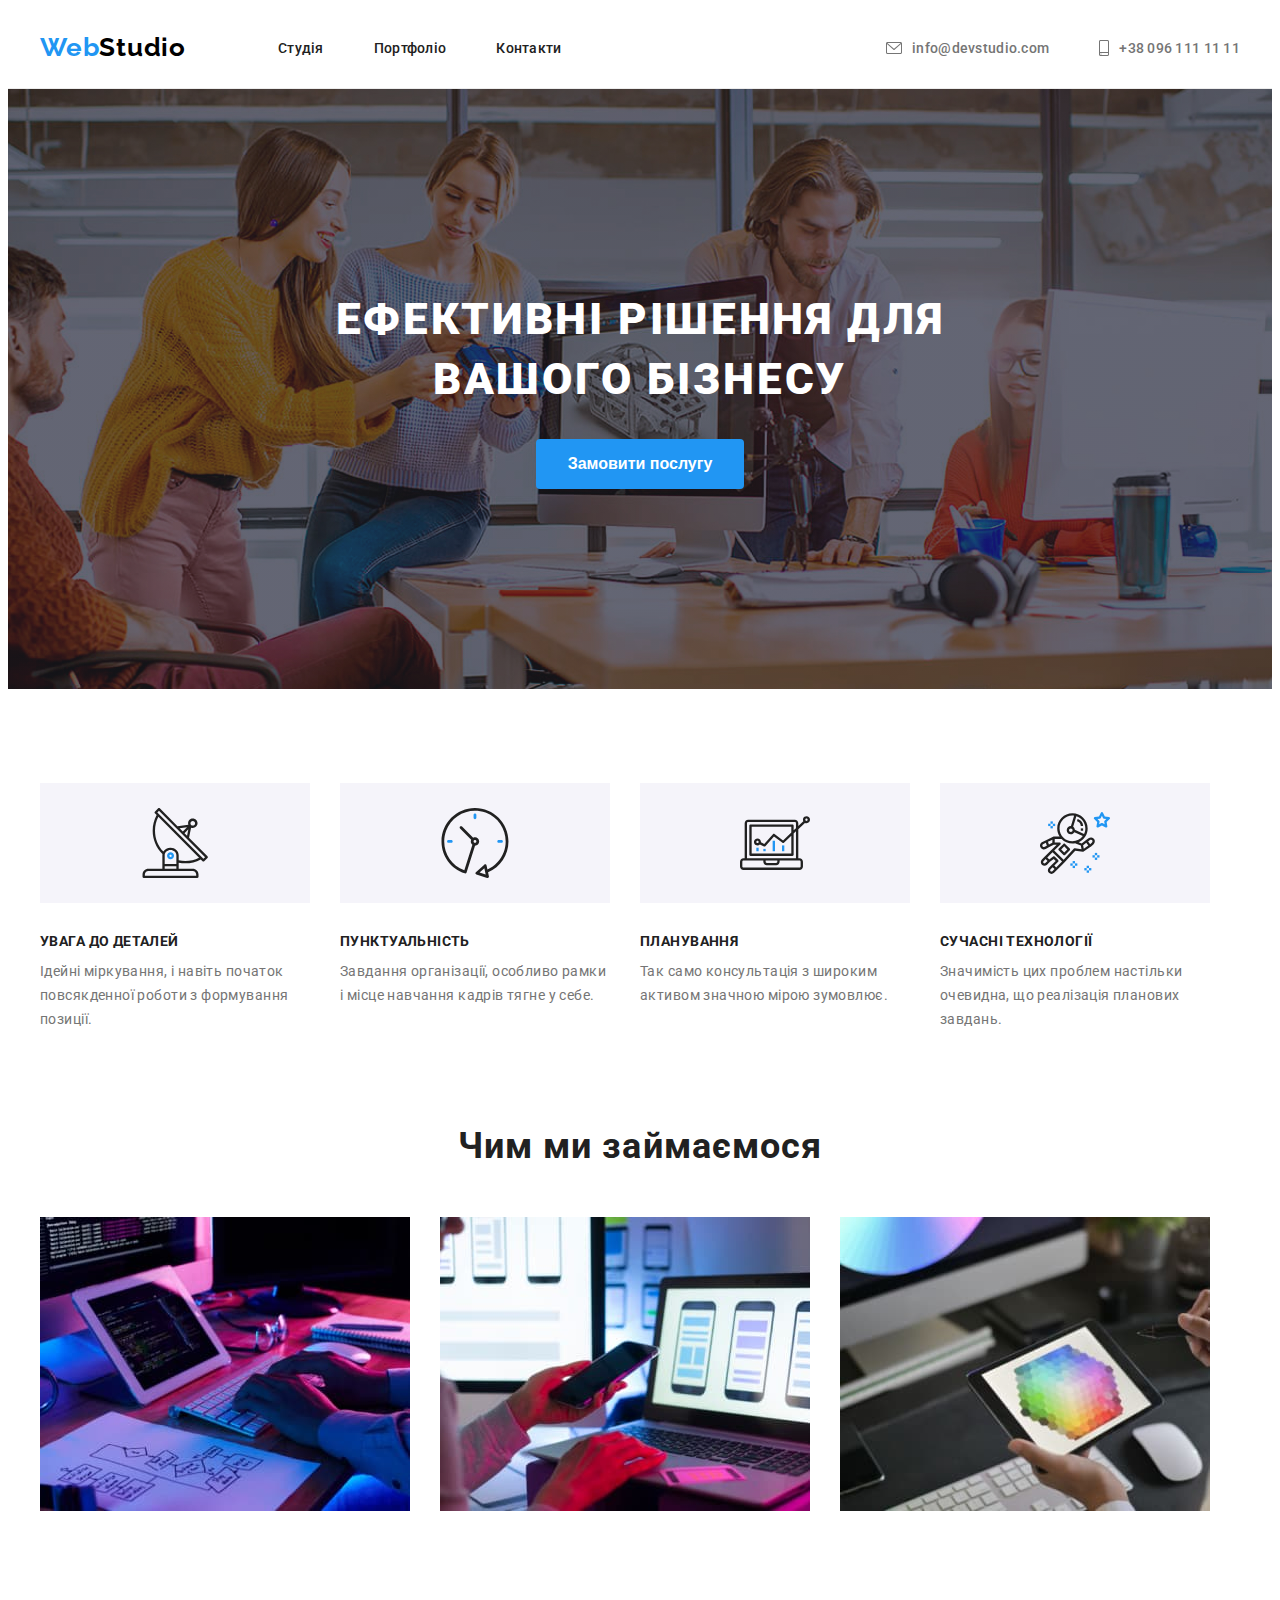
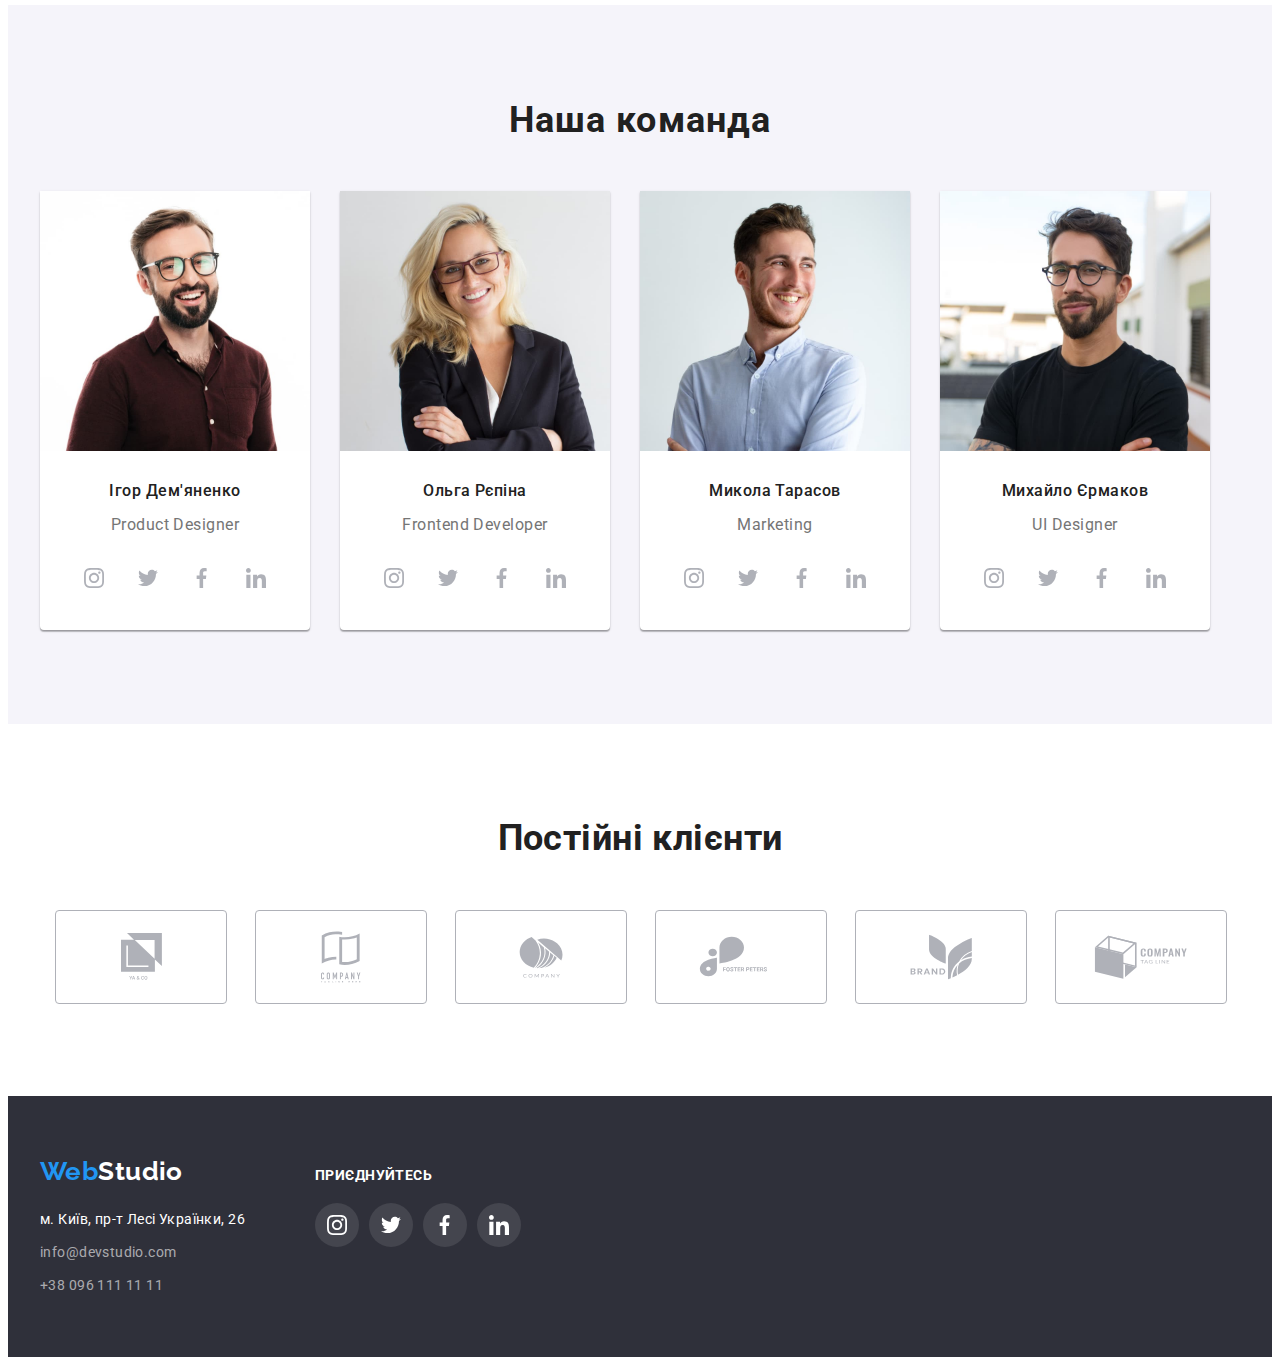
<file: index.html>
<!DOCTYPE html>
<html lang="en">
<head>
    <meta charset="UTF-8">
    <meta http-equiv="X-UA-Compatible" content="IE=edge">
    <meta name="viewport" content="width=device-width, initial-scale=1.0">
    <title>WebStudio</title>
    <link rel="preconnect" href="https://fonts.googleapis.com">
<link rel="preconnect" href="https://fonts.gstatic.com" crossorigin>
<link href="https://fonts.googleapis.com/css2?family=Raleway:wght@700&family=Roboto:wght@400;500;700;900&display=swap" rel="stylesheet">
<link rel="stylesheet" href="https://cdnjs.cloudflare.com/ajax/libs/modern-normalize/1.1.0/modern-normalize.min.css"
integrity="sha512-wpPYUAdjBVSE4KJnH1VR1HeZfpl1ub8YT/NKx4PuQ5NmX2tKuGu6U/JRp5y+Y8XG2tV+wKQpNHVUX03MfMFn9Q=="
crossorigin="anonymous"
referrerpolicy="no-referrer"/>
    <link rel="stylesheet" href="./сss/style.css">
</head>
<body>
<header class="header">
    <div class="container">
        <nav class="header-nav">
            <a class="logo" href="./index.html">Web<span class="logo-last-part">Studio</span></a>
            <ul class="header-list list">
                <li class="header-list-item"><a class="header-list-link link current" href="./index.html">Студія</a></li>
                <li class="header-list-item"><a class="header-list-link link" href="./portfolio.html">Портфоліо</a></li>
                <li class="header-list-item"><a class="header-list-link link" href="./index.html">Контакти</a></li>
            </ul>
        </nav>
        <ul class="header-list header-list-nav list">
            <li class="contacts-icon">
                <a class="header-mail-link header-link" href="mailto:info@devstudio.com"><svg class="mail-icon" width="16" height="16">
                    <use href="./img/icons.svg#icon-envelope"></use></svg>info@devstudio.com</a>
            </li>
            <li>
                <a class="header-tel-link header-link" href="tel:+380961111111"><svg class="tel-icon" width="10" height="16">
                    <use href="./img/icons.svg#icon-smartphone-4"></use></svg>+38 096 111 11 11</a>
            </li>
        </ul>
    </div>

</header>   
<main class="main">
    <section class="hero section">
        <div class="container">
            <h1 class="hero-title uppercase">Ефективні рішення для вашого бізнесу</h1>
            <button class="hero-button" type="button">Замовити послугу</button>   
        </div>
    </section>
    <section class="next section">
        <div class="container">
                <h2 class=" next-title visually-hidden">Особливості</h2>
                <ul class="next-list list">
                    <li class="next-list-item">
                        <div class="next-icon icon">
                            <svg  width="70" height="70">
                                <use href="./img/icons.svg#icon-Group-15"></use>
                                </svg>
                            </div>
                        <h3 class="next-text-title uppercase" >УВАГА ДО ДЕТАЛЕЙ</h3>
                        <p class="next-paragraph-title">Ідейні міркування, і навіть початок повсякденної роботи з формування позиції.</p>
                    </li>
        
                    <li class="next-list-item">
                        <div class="next-icon icon">
                            <svg  width="70" height="70">
                                <use href="./img/icons.svg#icon-clock-1-3"></use>
                                </svg>
                        </div>
                        <h3 class="next-text-title uppercase">ПУНКТУАЛЬНІСТЬ</h3>
                        <p class="next-paragraph-title">Завдання організації, особливо рамки і місце навчання кадрів тягне у себе.</p>  
                    </li>
        
                    <li class="next-list-item">
                        <div class="next-icon icon">
                            <svg  width="70" height="70">
                                <use href="./img/icons.svg#icon-diagram-1-2"></use>
                                </svg>
                        </div>
                        <h3 class="next-text-title uppercase">ПЛАНУВАННЯ</h3>
                        <p class="next-paragraph-title">Так само консультація з широким активом значною мірою зумовлює.</p>  
                    </li>
        
                    <li class="next-list-item">
                        <div class="next-icon icon">
                            <svg  width="70" height="70">
                                <use href="./img/icons.svg#icon-astronaut-1-2"></use>
                                </svg>
                        </div>
                         <h3 class="next-text-title u">СУЧАСНІ ТЕХНОЛОГІЇ</h3>
                         <p class="next-paragraph-title">Значимість цих проблем настільки очевидна, що реалізація планових завдань.</p>  
                    </li>
                </ul>
        </div>
        
    </section>
    <section class="work section">
        <div class="container">
                <h2 class="work-title title">Чим ми займаємося</h2>
                <ul class="work-list list">
                    <li>
                        <img class="work-photo-img" src="./img/about1.jpg" alt="picture about service" width="370">
                    </li>
                    <li>
                        <img class="work-photo-img" src="./img/about2.jpg" alt="picture about service" width="370">
                    </li>
                    <li>
                        <img class="work-photo-img" src="./img/about3.jpg" alt="picture about service" width="370">
                    </li>
                </ul>   
        </div>
    </section>
    <section class="about section">
        <div class="container">
                <h2 class="about-title section-title">Наша команда</h2>
                <ul class="about-list list">
                    <li class="about-list-item list">
                        <img class="about-photo-img list" src="./img/team(1).jpg" alt="photo Igor Dem'yanenko" width="270">
                        <div class="about-container">
                            <h3 class="about-after-title">Ігор Дем'яненко</h3>
                            <p class="about-text">Product Designer</p>
                            <ul class="social-icons list">
                                <li class="social-item">
                                    <a href="" class="social-link link">
                                 <svg class="social-icon" width="20" height="20">
                                    <use href="./img/icons.svg#icon-footer-instagram"></use>
                                 </svg>
                                    </a></li>
                                <li class="social-item">
                                    <a href="" class="social-link link">
                                        <svg class="social-icon" width="20" height="20">
                                            <use href="./img/icons.svg#icon-footer-twitter"></use>
                                         </svg>
                                    </a></li>
                                <li class="social-item">
                                    <a href="" class="social-link link">
                                        <svg class="social-icon" width="20" height="20">
                                            <use href="./img/icons.svg#icon-footer-facebook"></use>
                                         </svg>
                                    </a></li>
                                <li class="social-item">
                                    <a href="" class="social-link link">
                                        <svg class="social-icon" width="20" height="20">
                                            <use href="./img/icons.svg#icon-footer-linkedin"></use>
                                         </svg>
                                    </a></li>
                            </ul>
                        </div>
                       
                    </li>
                    <li class="about-list-item list">
                        <img class="about-photo-img list" src="./img/team(2).jpg" alt="photo Olga Ryepina" width="270">
                        <div class="about-container">
                            <h3 class="about-after-title">Ольга Рєпіна</h3>
                            <p class="about-text">Frontend Developer</p>
                            <ul class="social-icons list">
                                <li class="social-item">
                                    <a href="" class="social-link link">
                                 <svg class="social-icon" width="20" height="20">
                                    <use href="./img/icons.svg#icon-footer-instagram"></use>
                                 </svg>
                                    </a></li>
                                <li class="social-item">
                                    <a href="" class="social-link link">
                                        <svg class="social-icon" width="20" height="20">
                                            <use href="./img/icons.svg#icon-footer-twitter"></use>
                                         </svg>
                                    </a></li>
                                <li class="social-item">
                                    <a href="" class="social-link link">
                                        <svg class="social-icon" width="20" height="20">
                                            <use href="./img/icons.svg#icon-footer-facebook"></use>
                                         </svg>
                                    </a></li>
                                <li class="social-item">
                                    <a href="" class="social-link link">
                                        <svg class="social-icon" width="20" height="20">
                                            <use href="./img/icons.svg#icon-footer-linkedin"></use>
                                         </svg>
                                    </a></li>
                            </ul>  
                        </div>
                    </li>
                    <li class="about-list-item list">
                        <img class="about-photo-img list" src="./img/team(3).jpg" alt="photo Mikola Tarasov" width="270">
                        <div class="about-container">
                            <h3 class="about-after-title">Микола Тарасов</h3>
                            <p class="about-text">Marketing</p>
                            <ul class="social-icons list">
                                <li class="social-item">
                                    <a href="" class="social-link link">
                                 <svg class="social-icon" width="20" height="20">
                                    <use href="./img/icons.svg#icon-footer-instagram"></use>
                                 </svg>
                                    </a></li>
                                <li class="social-item">
                                    <a href="" class="social-link link">
                                        <svg class="social-icon" width="20" height="20">
                                            <use href="./img/icons.svg#icon-footer-twitter"></use>
                                         </svg>
                                    </a></li>
                                <li class="social-item">
                                    <a href="" class="social-link link">
                                        <svg class="social-icon" width="20" height="20">
                                            <use href="./img/icons.svg#icon-footer-facebook"></use>
                                         </svg>
                                    </a></li>
                                <li class="social-item">
                                    <a href="" class="social-link link">
                                        <svg class="social-icon" width="20" height="20">
                                            <use href="./img/icons.svg#icon-footer-linkedin"></use>
                                         </svg>
                                    </a></li>
                            </ul>
                            </div>
                    </li>
                    <li class="about-list-item list">
                        <img class="about-photo-img list" src="./img/team(4).jpg" alt="photo Mihailo Yermakov" width="270">
                        <div class="about-container">
                            <h3 class="about-after-title">Михайло Єрмаков</h3>
                            <p class="about-text">UI Designer</p>
                            <ul class="social-icons list">
                                <li class="social-item">
                                    <a href="" class="social-link link">
                                 <svg class="social-icon" width="20" height="20">
                                    <use href="./img/icons.svg#icon-footer-instagram"></use>
                                 </svg>
                                    </a></li>
                                <li class="social-item">
                                    <a href="" class="social-link link">
                                        <svg class="social-icon" width="20" height="20">
                                            <use href="./img/icons.svg#icon-footer-twitter"></use>
                                         </svg>
                                    </a></li>
                                <li class="social-item">
                                    <a href="" class="social-link link">
                                        <svg class="social-icon" width="20" height="20">
                                            <use href="./img/icons.svg#icon-footer-facebook"></use>
                                         </svg>
                                    </a></li>
                                <li class="social-item">
                                    <a href="" class="social-link link">
                                        <svg class="social-icon" width="20" height="20">
                                            <use href="./img/icons.svg#icon-footer-linkedin"></use>
                                         </svg>
                                    </a></li>
                            </ul>
                        </div>
                        
                    </li>
                </ul>
            </div>
    </section>
    <section class="clients-section">
        <div class="conteiner">
            <h2 class="clients-title section-title">Постійні клієнти</h2>
            <ul class="clients-list list">
                <li class="clients-item">
                    <a href="" class="clients-link link">
                        <svg class="clients-icon" width="41" height="47">
                        <use href="./img/icons.svg#icon-group-14"></use>
                        </svg>
                    </a></li>
                <li class="clients-item">
                    <a href="" class="clients-link link">
                        <svg class="clients-icon" width="40" height="52">
                            <use href="./img/icons.svg#icon-group-13"></use>
                            </svg>
                    </a></li>
                <li class="clients-item">
                    <a href="" class="clients-link link">
                        <svg class="clients-icon" width="44" height="42">
                            <use href="./img/icons.svg#icon-group-11"></use>
                            </svg>
                    </a></li>
                <li class="clients-item">
                    <a href="" class="clients-link link">
                        <svg class="clients-icon" width="85" height="41">
                            <use href="./img/icons.svg#icon-group-7"></use>
                            </svg>
                    </a></li>
                <li class="clients-item">
                    <a href="" class="clients-link link">
                        <svg class="clients-icon" width="63" height="46">
                            <use href="./img/icons.svg#icon-group-9"></use>
                            </svg>
                    </a></li>
                <li class="clients-item">
                    <a href="" class="clients-link link">
                        <svg class="clients-icon" width="94" height="44">
                            <use href="./img/icons.svg#icon-group-10"></use>
                            </svg>
                    </a></li>
            </ul>


        </div>


    </section>
    </main> 
<footer class="footer">
            <div class="container">
                <div class="footer-container">
                <div class="first-container">   
            <a class="logo-footer" href="/">Web<span class="logo-footer-part">Studio</span></a>
            <address class="footer-address">
                <a class="footer-nav-link" href="https://goo.gl/maps/e65cpARR4rWKHHQ89" target="_blank" rel="noopener noreferrer nofollow">
                    м. Київ, пр-т Лесі Українки, 26</a>
            </address> 
            <ul class="footer-list list">
            <li class="footer-list-item">
                <a class="footer-mail-link" href="mailto:info@devstudio.com">info@devstudio.com</a>
            </li>
            <li class="footer-list-item">
                <a class="footer-tel-link" href="tel:+380961111111">+38 096 111 11 11</a>
            </li>
            </ul>
            </div>
            <div class="second-container">
            <h2 class="message-after-title">приєднуйтесь</h2>
            <ul class="footer-icons list">
            <li class="footer-item">
                <a href="" class="footer-link link">
             <svg class="footer-icon" width="20" height="20">
                <use href="./img/icons.svg#icon-footer-instagram"></use>
             </svg>
                </a></li>
            <li class="footer-item">
                <a href="" class="footer-link link">
                <svg class="footer-icon" width="20" height="20">
                <use href="./img/icons.svg#icon-footer-twitter"></use>
             </svg>
                </a></li>
                <li class="footer-item">
                    <a href="" class="footer-link link">
                 <svg class="footer-icon" width="20" height="20">
                    <use href="./img/icons.svg#icon-footer-facebook"></use>
                 </svg>
                    </a></li>
                    <li class="footer-item">
                        <a href="" class="footer-link link">
                     <svg class="footer-icon" width="20" height="20">
                        <use href="./img/icons.svg#icon-footer-linkedin"></use>
                     </svg>
                        </a></li>
        </ul>
        </div>
    </div>
    </div>
</footer>
</body>
</html>
</file>
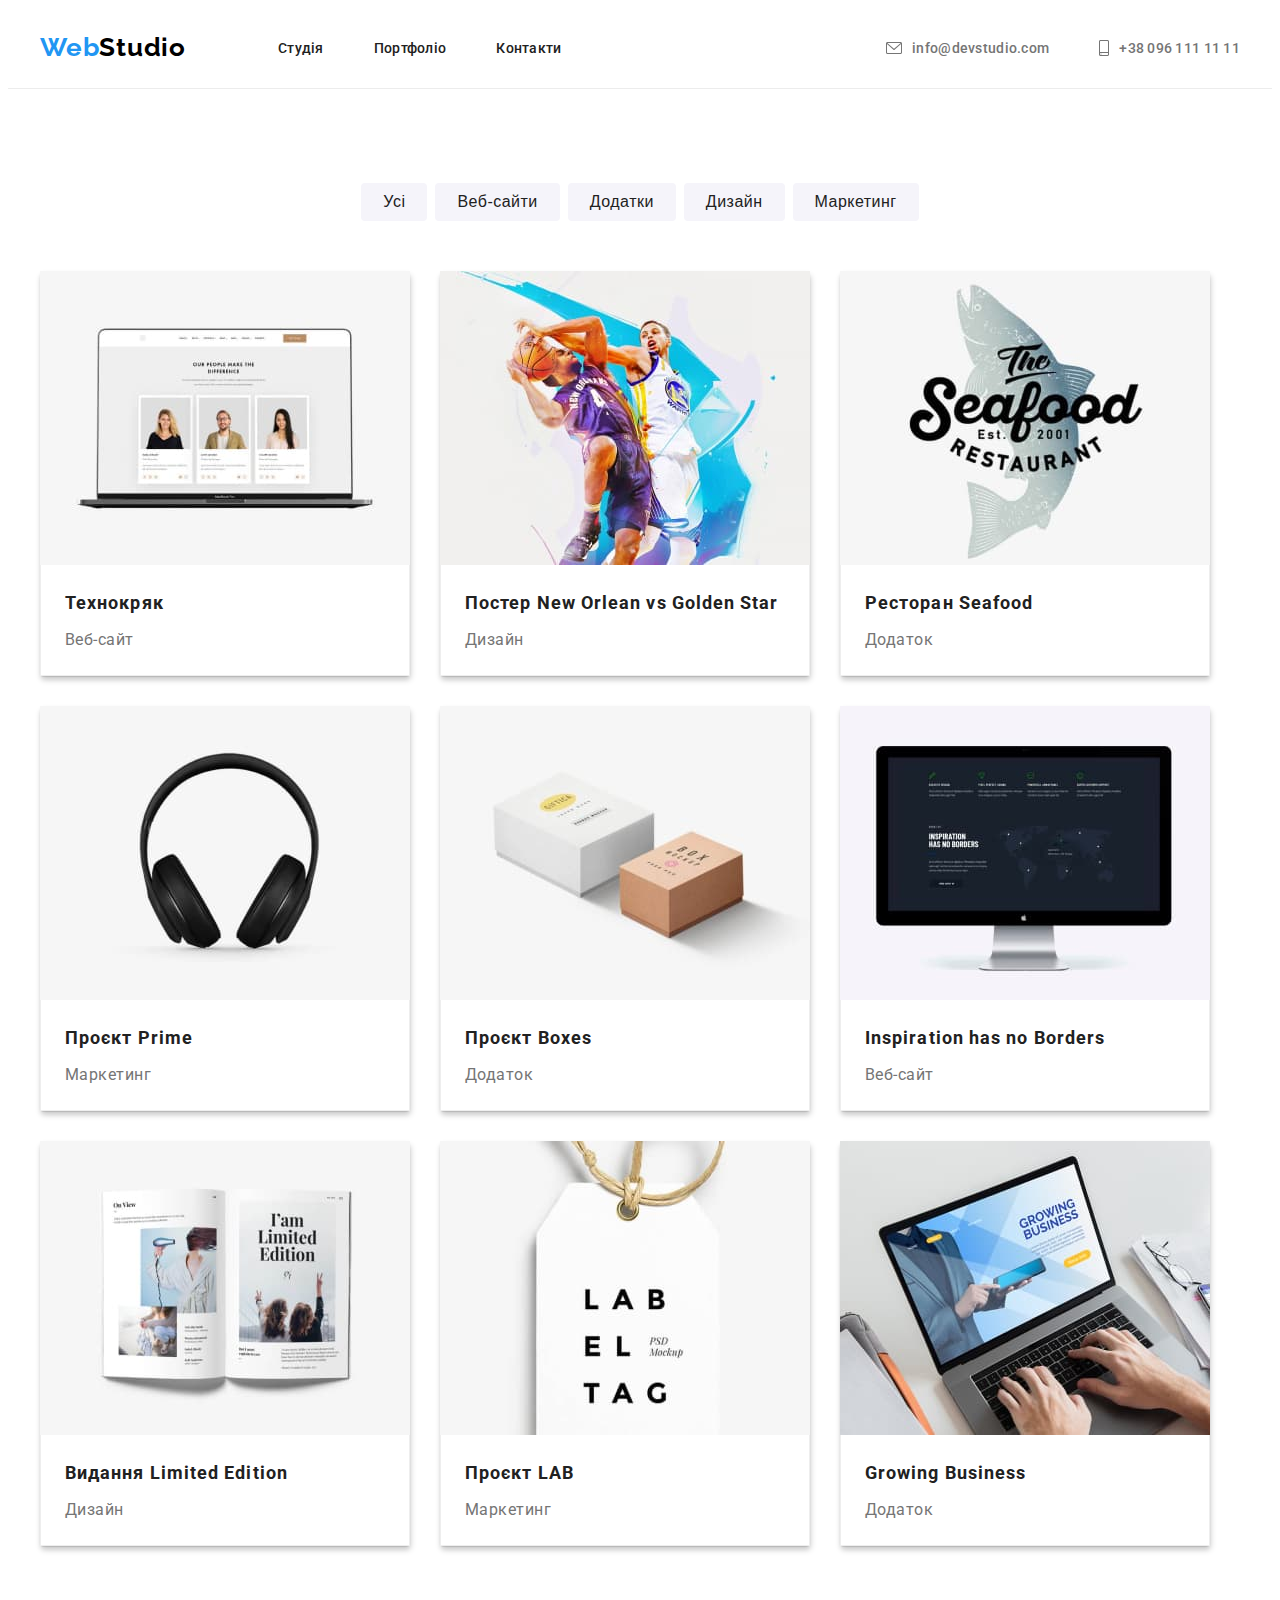
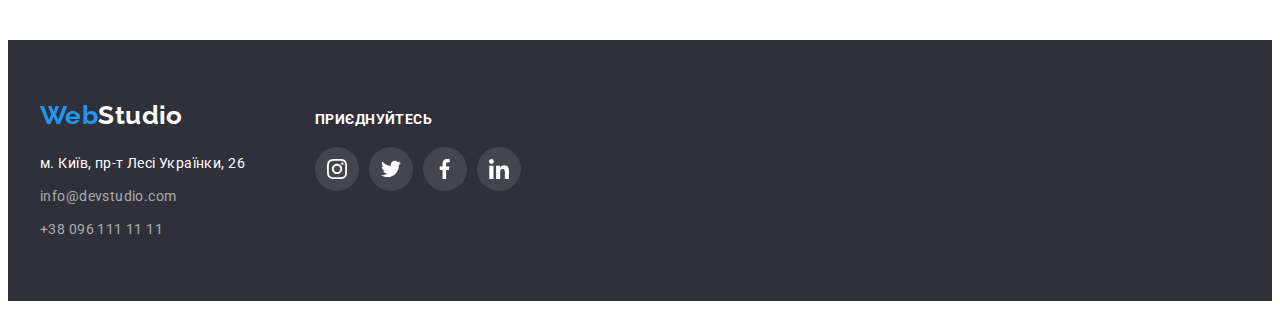
<file: portfolio.html>
<!DOCTYPE html>
<html lang="en">
<head>
    <meta charset="UTF-8">
    <meta http-equiv="X-UA-Compatible" content="IE=edge">
    <meta name="viewport" content="width=device-width, initial-scale=1.0">
    <title>WebStudio</title>
    <link rel="preconnect" href="https://fonts.googleapis.com">
    <link rel="preconnect" href="https://fonts.gstatic.com" crossorigin>
    <link href="https://fonts.googleapis.com/css2?family=Raleway:wght@700&family=Roboto:wght@400;500;700;900&display=swap" rel="stylesheet">
    <link rel="stylesheet" href="https://cdnjs.cloudflare.com/ajax/libs/modern-normalize/1.1.0/modern-normalize.min.css"
    integrity="sha512-wpPYUAdjBVSE4KJnH1VR1HeZfpl1ub8YT/NKx4PuQ5NmX2tKuGu6U/JRp5y+Y8XG2tV+wKQpNHVUX03MfMFn9Q=="
      crossorigin="anonymous"
      referrerpolicy="no-referrer"/>
    <link rel="stylesheet" href="./сss/style.css">
</head>
<body class="page-body">
    <header class="header">
        <div class="container">
            <nav class="header-nav">
                <a class="logo" href="./index.html">Web<span class="logo-last-part">Studio</span></a>
                <ul class="header-list list">
                    <li class="header-list-item"><a class="header-list-link link header-link-studio" href="./index.html">Студія</a></li>
                    <li class="header-list-item"><a class="header-list-link link current" href="./portfolio.html">Портфоліо</a></li>
                    <li class="header-list-item"><a class="header-list-link link" href="./index.html">Контакти</a></li>
                </ul>
            </nav>
            <ul class="header-list header-list-nav list">
                <li class="contacts-icon">
                    <a class="header-mail-link header-link" href="mailto:info@devstudio.com"><svg class="mail-icon" width="16" height="16">
                        <use href="./img/icons.svg#icon-envelope"></use></svg>info@devstudio.com</a>
                </li>
                <li>
                    <a class="header-tel-link header-link" href="tel:+380961111111"><svg class="tel-icon" width="10" height="16">
                        <use href="./img/icons.svg#icon-smartphone-4"></use></svg>+38 096 111 11 11</a>
                </li>
            </ul>
        </div>
      </header>   
    <main>
        <section class="portfolio section" >
            <div class="container">
                <h1 class="visually-hidden">Портфоліо</h1>
                    <ul class="portfolio-list list">
                        <li class="portfolio-list-button"><button class="portfolio-button" type="button">Усі</button></li>
                        <li class="portfolio-list-button"><button class="portfolio-button" type="button">Веб-сайти</button></li>
                        <li class="portfolio-list-button"><button class="portfolio-button" type="button">Додатки</button></li>
                        <li class="portfolio-list-button"><button class="portfolio-button" type="button">Дизайн</button></li>
                        <li class="portfolio-list-button"><button class="portfolio-button" type="button">Маркетинг</button></li>
                    </ul>
                    <ul class="galery-list list">
                        <li class="galery-list-item list">
                            <a class="examples-card" href="">
                            <div class="galery-card">
                            <img class="galery-photo-img list" src="./img/portfolio(1).jpg" alt="photo open laptop with team" width="370">
                            <div class="galery-about-text">
                            <h2 class="galery-after-title">Технокряк</h2>
                            <p class="about-text">Веб-сайт</p>
                        </div>
                    </div>
                        </a>
                        </li>
                        <li class="galery-list-item list">
                            <a class="examples-card" href="">
                            <div class="galery-card">
                            <img class="galery-photo-img list" src="./img/portfolio(2).jpg" alt="photo basketboll player" width="370">
                            <div class="galery-about-text">
                                <h2 class="galery-after-title">Постер New Orlean vs Golden Star</h2>
                                <p class="about-text">Дизайн</p>
                            </div>
                        </div>
                            </a>
                            </li>
                        <li class="galery-list-item list">
                            <a class="examples-card" href="">
                            <div class="galery-card">
                            <img class="galery-photo-img list" src="./img/portfolio(3).jpg" alt="photo poster seafood restorant" width="370">
                            <div class="galery-about-text">
                                <h2 class="galery-after-title">Ресторан Seafood</h2>
                                <p class="about-text">Додаток</p>
                            </div>
                        </div>
                    </a>
                        </li>
                        <li class="galery-list-item list">
                            <a class="examples-card" href="">
                            <div class="galery-card">
                            <img class="galery-photo-img list" src="./img/portfolio(4).jpg" alt="photo headphone" width="370">
                            <div class="galery-about-text">
                            <h2 class="galery-after-title">Проєкт Prime</h2>
                            <p class="about-text">Маркетинг</p>
                            </div>
                        </div>
                    </a>
                        </li>
                        <li class="galery-list-item list">
                            <a class="examples-card" href="">
                            <div class="galery-card">
                            <img class="galery-photo-img list" src="./img/portfolio(5).jpg" alt="photo boxes" width="370">
                            <div class="galery-about-text">
                            <h2 class="galery-after-title">Проєкт Boxes</h2>
                            <p class="about-text">Додаток</p>
                        </div>
                       </div>
                    </a>
                        </li>
                        <li class="galery-list-item list">
                            <a class="examples-card" href="">
                            <div class="galery-card">
                            <img class="galery-photo-img list" src="./img/portfolio(6).jpg" alt="photo monitor" width="370">
                            <div class="galery-about-text">
                            <h2 class="galery-after-title">Inspiration has no Borders</h2>
                            <p class="about-text">Веб-сайт</p>
                            </div>
                        </div>
                    </a>
                        </li>
                        <li class="galery-list-item list">
                            <a class="examples-card" href="">
                            <div class="galery-card">
                            <img class="galery-photo-img list" src="./img/portfolio(7).jpg" alt="photo page of book" width="370">
                            <div class="galery-about-text">
                            <h2 class="galery-after-title">Видання Limited Edition</h2>
                            <p class="about-text">Дизайн</p>
                            </div>
                        </div>
                    </a>
                    </li>
                        <li class="galery-list-item list">
                            <a class="examples-card" href="">
                            <div class="galery-card">
                            <img class="galery-photo-img list" src="./img/portfolio(8).jpg" alt="photo tag" width="370">
                            <div class="galery-about-text">
                            <h2 class="galery-after-title">Проєкт LAB</h2>
                            <p class="about-text">Маркетинг</p>
                        </div>
                    </div>
                </a>
                        </li>
                        <li class="galery-list-item list">
                            <a class="examples-card" href="">
                            <div class="galery-card">
                            <img class="galery-photo-img list" src="./img/portfolio(9).jpg" alt="photo laptop" width="370">
                            <div class="galery-about-text">
                            <h2 class="galery-after-title">Growing Business</h2>
                            <p class="about-text">Додаток</p>
                            </div>
                        </div>
                    </a>
                        </li>
                    </ul> 
                </div>
            </section>
        </main>
        <footer class="footer section">
            <div class="container">
                <div class="footer-container">
                <div class="first-container">   
            <a class="logo-footer" href="/">Web<span class="logo-footer-part">Studio</span></a>
            <address class="footer-address">
                <a class="footer-nav-link" href="https://goo.gl/maps/e65cpARR4rWKHHQ89" target="_blank" rel="noopener noreferrer nofollow">
                    м. Київ, пр-т Лесі Українки, 26</a>
            </address> 
            <ul class="footer-list list">
            <li class="footer-list-item">
                <a class="footer-mail-link" href="mailto:info@devstudio.com">info@devstudio.com</a>
            </li>
            <li class="footer-list-item">
                <a class="footer-tel-link" href="tel:+380961111111">+38 096 111 11 11</a>
            </li>
            </ul>
            </div>
            <div class="second-container">
            <h2 class="message-after-title">приєднуйтесь</h2>
            <ul class="footer-icons list">
            <li class="footer-item">
                <a href="" class="footer-link link">
             <svg class="footer-icon" width="20" height="20">
                <use href="./img/icons.svg#icon-footer-instagram"></use>
             </svg>
                </a></li>
            <li class="footer-item">
                <a href="" class="footer-link link">
                <svg class="footer-icon" width="20" height="20">
                <use href="./img/icons.svg#icon-footer-twitter"></use>
             </svg>
                </a></li>
                <li class="footer-item">
                    <a href="" class="footer-link link">
                 <svg class="footer-icon" width="20" height="20">
                    <use href="./img/icons.svg#icon-footer-facebook"></use>
                 </svg>
                    </a></li>
                    <li class="footer-item">
                        <a href="" class="footer-link link">
                     <svg class="footer-icon" width="20" height="20">
                        <use href="./img/icons.svg#icon-footer-linkedin"></use>
                     </svg>
                        </a></li>
        </ul>
        </div>
    </div>
    </div>
</footer>
    
</body>
</html>
</file>
<file: сss/style.css>
/*General styles*/
:root {
  --main-color: #212121;
  --second-color: #757575;
  --accent-color:  #2196F3;
  --button-first-color: #FFFFFF;
  --button-second-color: #2196F3;
  --body-color--: white;
  --section-color--:  #F5F4FA;
  
}
body {
  font-family: 'Roboto', sans-serif;
  color: var(--main-color);
  background: var(--body-color--);
  font-size: 14px;
  letter-spacing: 0.03em;
}
h1,
h2,
h3,
h4,
p {
  margin: 0;
}
ul,
ol {
  margin: 0;
  padding: 0;
}
img {
  display: block;
  max-width: 100;
  height: auto;
}
button {
  cursor: pointer;
}

address {
  font-style: none;
}

.container {
  width: 1200px;
  margin-left: auto;
  margin-right: auto;
  padding: 0 15px;

}
.section {
  padding-top: 94px;
  
}
.link {
  text-decoration: none;

}
.list {
  list-style: none;
  padding: 0;
  margin: 0;
}
.uppercase {
  text-transform: uppercase;
}

/*Header styles*/
.header {
  border-bottom: 1px solid #ececec;
  background-color: var(--body-color--);
}
.header .container {
  display: flex;
  align-items: center;
}
.header-nav {
  display: flex;
}
.header-nav .logo {
  font-family: 'Raleway';
  font-weight: 700;
  font-size: 26px;
  line-height: calc(31/26);
  letter-spacing: 0.03em; 
  text-decoration: none;
  color: var(--accent-color);
  padding-top: 24px;
  padding-bottom: 25px;
}
.logo-last-part {
  color:
  #000000;
}
.header-list-list .header-list-link .current:visited {
  color: var(--accent-color);
}

.header-list {
  
    display: flex;
    margin-left: 92px;
    align-items: center;
  }


.header-list .header-list-item:not(:last-child) {
  margin-right: 50px;
}
.header-list .header-list-link {
  font-weight: 500;
  font-size: 14px;
  line-height: calc(16/14);
  letter-spacing: 0.02em;
  color: var(--main-color);
  display: block;
  padding-top: 32px;
  padding-bottom: 32px;
  }
.current:visited {
  color: var(--accent-color); 
}
.header-list-link:hover,
.header-list-link:focus {
  color: var(--accent-color);


}
.header-list-nav {
  display: flex;
  margin-left: auto;
  flex-wrap: wrap;
  column-gap: 50px;
}
.header-mail-link {
  font-weight: 500;
  font-size: 14px;
  line-height: calc(16/14);
  letter-spacing: 0.02em;
  color: var(--second-color);
  text-decoration: none;
  display: block;
  padding-top: 32px;
  padding-bottom: 32px;
}
.header-mail-link {
  display: flex;
  align-items: center;
}
.header-mail-link .header-link:hover
.header-mail-link .header-link:focus {
  color: var(--accent-color);  
}


.header-tel-link {
  display: flex;
  align-items: center;
}
.header-tel-link {
  font-weight: 500;
  font-size: 14px;
  line-height: calc(16/14);
  letter-spacing: 0.02em;
  color: var(--second-color);
  text-decoration: none;
  display: block;
  padding-top: 32px;
  padding-bottom: 32px;
}
.header-link:hover,
.header-link:focus {
  color: var(--accent-color);  
}
.mail-icon {
  margin-right: 10px;
  fill: currentColor;
}


.tel-icon {
  margin-right: 10px;
  fill: currentColor;
  vertical-align: top;
}

/*Hero styles*/
.hero {
  background: #2F303A;
  background-image: linear-gradient(
    rgba(47, 48, 58, 0.4),
    rgba(47, 48, 58, 0.4)), 
    url(../img/hero.jpg);
    background-repeat: no-repeat;
    background-position: center;
    background-size: cover;
    
}
.hero.section {
  padding-top: 200px;
  padding-bottom: 200px;
}
.hero > .container {
  text-align: center;
}

.hero-title {
  font-weight: 900;
  font-size: 44px;
  line-height: calc(60/44);
  text-align: center;
  letter-spacing: 0.06em;
  text-transform: uppercase;
  color: #FFFFFF;
  width: 610px;
  margin-bottom: 45px;
  margin-bottom: 30px;
  margin-left: auto;
  margin-right: auto;
  max-width: 696px;
  
}
.hero-button {
  font-weight: 700;
  font-size: 16px;
  line-height: calc(30/16);
  
  cursor: pointer;
 
  border: none;
  
  border-radius: 4px;
  margin: 0 auto;
  display: block;

  padding: 10px 32px;
  color: #FFFFFF;
  background-color: var(--accent-color);


}


.visually-hidden {
  position: absolute;
    white-space: nowrap;
    width: 1px;
    height: 1px;
    overflow: hidden;
    border: 0;
    padding: 0;
    clip: rect(0 0 0 0);
    clip-path: inset(50%);
    margin: -1px;
}


.next-list {
  display: flex;
  margin-left: auto;
  margin-right: auto;
  align-items: flex-start;
  flex-wrap: wrap;
  gap: 30px;

}
  

.next-list .next-list-item {
  width: 270px;
  
}
.next-list .next-text-title {
  font-weight: 700;
  font-size: 14px;
  line-height: calc(16/14);
  letter-spacing: 0.03em;
  text-transform: uppercase;
  color: var(--main-color);
  margin-bottom: 10px;
  align-items: flex-start;
  
  
}
.next-paragraph-title {
  font-size: 14px;
  line-height:calc(24/14);
  letter-spacing:0.03em;
  color: var(--second-color);
  
}
.next-icon {
  display: flex;
  justify-items: center;
  align-items: center;
  justify-content: center;
  width: 270px;
  height: 120px;
  background-color: #F5F4FA;
  margin-bottom: 30px;
 
}

/*Work styles*/
.work {
  background-color: var(--body-color--);
  padding-bottom: 94px;
}
.work .section {
    padding-top: 0;
    

  }

.work-title {
  font-weight: 700;
  font-size: 36px;
  line-height: calc(42/36);
  text-align: center;
  letter-spacing: 0.03em;
  color: var(--main-color);
  margin-bottom: 50px;
  }

  .section-title {
    font-size: 36px;
    line-height: 1.16;
    text-align: center;
  }
  .work-list {
      display: flex;
      flex-wrap: wrap;
      gap: 30px;

    }

/*About styles*/
.about {
  background: var(--section-color--);
  padding-bottom: 94px;
  
}

.about-title {
  font-weight: 700;
  font-size: 36px;
  line-height: calc(42/36);
  text-align: center;
  letter-spacing: 0.03em;
  color: var(--main-color);
  margin-bottom: 50px;
  }
.about-list {
   
      display: flex;
      flex-wrap: wrap;
      gap: 30px;
  }
  .about-list .social-icons {
    display: flex;
    justify-content: center;
    margin-top: 16px;
    
  }
  
  

  .about-list .social-item {
    width: 44px;
    height: 44px;
    background-color: var(--body-color--);
    margin-right: 10px;
    border-radius: 50%;
  }

  .about-list .social-item:hover,
  .about-list .social-item:focus {
    background-color: var(--accent-color);
  }
  .about-list .social-link{
    width: 100%;
    height: 100%;
    display: flex;
    align-items: center;
    justify-content: center;
    
  }
  .about-list .social-item:last-child {
    margin-right: 0;
  }

  .social-link {
    fill: #AFB1B8;
  }
  .social-link:hover,
  .social-link:focus {
  background-color: var(--accent-color);
  border-radius: 50%;
  fill: #ffff;
  }
  
  .about-container {
    padding: 30px 10px 30px 10px;
    text-align: center;
  }
  .about-list-item {
    
    
    min-width: 270px;
   
    background-color: #FFFFFF;

    box-shadow: 0px 1px 3px rgba(0, 0, 0, 0.12), 0px 1px 1px rgba(0, 0, 0, 0.14),
      0px 2px 1px rgba(0, 0, 0, 0.2);
    border-radius: 0px 0px 4px 4px;
  }
  .about-photo-img {
  
  }
  
.about-after-title {
  font-weight: 500;
  font-size: 16px;
  line-height: calc(19/16);
  letter-spacing: 0.03em;
  color: var(--main-color);
  margin-bottom: 10px;
  
}
.about-text {
  font-size: 16px;
  line-height: calc(19/16);
  letter-spacing: 0.03em;
  color: var(--second-color);
  }


  /*Clients styles*/
  .clients-title {
    margin-bottom: 50px;
  }
  .clients-section {
    padding-top: 94px;
    padding-bottom: 94px;
  }
  .clients-list {
    display: flex;
    flex-wrap: wrap;
    justify-content: center;
  }
   .clients-list  {
    display: flex;
    justify-content: center;
    margin-top: 50px;
    
  }
  .clients-list .clients-item {
    width: 170px;
    height: 92px;
    
    margin-right: 30px;
  
  }
  .clients-list .clients-item:last-child {
    margin-right: 0;
  }

   .clients-list .clients-link {
    width: 100%;
    height: 100%;
    display: flex;
    align-items: center;
    justify-content: center;
    border: 1px solid #AFB1B8;
    border-radius: 4px;
    color: #AFB1B8
  }

.clients-list .clients-icon {
  fill: currentColor;
}

.clients-link:hover {
  color: var(--accent-color);
  border: 1px solid var(--accent-color)
}

.clients-link:focus {
  color: var(--accent-color);
  border: 1px solid var(--accent-color)
}



/*Footer styles*/
.footer {
  padding-top: 60px;
  padding-bottom: 60px;
  background-color: #2F303A;
}
.footer-container {
  display: flex;
  align-items: baseline;
}


.first-container {
  margin-right: 70px;
}
.logo-footer {
  font-family: 'Raleway';
  font-style: normal;
  font-weight: 700;
  font-size: 26px;
  line-height: calc(31/26);
  text-decoration: none;
  color: var(--accent-color);
  font-family: 'Raleway';
  
}
.logo-footer-part {
  color: #FFFFFF;
  
  
  
}
.link .current {
  background-color: var(--accent-color);
}
.footer address {
  margin-top: 20px;
  
}
.footer-nav-link {
  font-style: normal;
  font-size: 14px;
  line-height: calc(24/14);
  letter-spacing: 0.03em;
  color: #FFFFFF;
  
  text-decoration: none;
}
.footer-nav-link:hover,
.footer-nav-link:focus {
  color: var(--accent-color);
  text-decoration: none; 
}
.footer-list {
  margin-top: 9px;
  
  }
  .footer-link {
    width: 100%;
    height: 100%;
    display: flex;
    align-items: center;
    justify-content: center;
    
  }
.footer-list .footer-list-item:nth-child(even) {
  margin-top: 9px;
}
.footer-mail-link {
  font-style: normal;
  font-size: 14px;
  line-height: calc(24/14);
  letter-spacing: 0.03em;
  color: rgba(255, 255, 255, 0.6);
  
  text-decoration: none;
}
.footer-mail-link:hover,
.footer-mail-link:focus {
  color: var(--accent-color);
  text-decoration: none; 
}

.footer-tel-link {
  font-style: normal;
  font-size: 14px;
  line-height: calc(24/14);
  letter-spacing: 0.03em;
  color: rgba(255, 255, 255, 0.6);
  
  text-decoration: none;
}
.footer-tel-link:hover,
.footer-tel-link:focus {
  color: var(--accent-color);
  text-decoration: none; 
}
.second-container {
 display: flex;
 flex-direction: column;
 margin-right: auto;
}

.message-after-title {
    display: flex;
    color: var(--body-color--);
    font-weight: 700;
    font-size: 14px;
    text-transform: uppercase;
    
    margin-bottom: 20px;
   
  
    

  }

.footer-icons {
  display: flex;
  margin-bottom: 20px;
  
}


.footer-item {
    display: flex;
    justify-content: center;
    align-items: center;
    width: 44px;
    height: 44px;
    background-color: #44454e;
    margin-right: 10px;
    border-radius: 50%;
}
.footer-link:hover,
.footer-link:focus {
  background-color: var(--accent-color);
  border-radius: 50%;
  fill: #ffff;
  }


 .footer-item:last-child {
margin-right: 0;
}
.footer-icon {
 fill: var(--body-color--)
}
 .footer-link:hover,
 .footer-link:hover .footer-icon {
fill: var(--body-color--);
}


.portfolio {
  padding-top: 94px;
  padding-bottom: 94px;
}
.portfolio-list {
    margin-bottom: 50px;
    display: flex;
    justify-content: center;
    gap: 8px;
    
  }





.portfolio-button {
color: #212121;
background: #F5F4FA;
border-radius: 4px;
border: none;
font-weight: 500;

font-size: 16px;
line-height: calc(26/16);


text-align: center;
letter-spacing: 0.03em;
padding: 6px 22px;


}




.portfolio-list-button .portfolio-button:hover,
.portfolio-list-button .portfolio-button:focus {
background-color: var(--accent-color);
color: #FFFFFF;
box-shadow: 0px 3px 1px rgba(0, 0, 0, 0.1), 0px 1px 2px rgba(0, 0, 0, 0.08),
    0px 2px 2px rgba(0, 0, 0, 0.12);
    border-radius: 4px;
   

}

.examples-card {
  text-decoration: none;
  display: block;
}
.examples-card {
  border-radius: 4px;
  box-shadow: 0px 1px 1px rgba(0, 0, 0, 0.12), 0px 4px 4px rgba(0, 0, 0, 0.06), 1px 4px 6px rgba(0, 0, 0, 0.16);
  
}


.galery-list {
  display: flex;
  flex-basis: 370px;
  flex-wrap: wrap;
  gap: 30px;
}
.galery-list-item {
  display: block;
}
.galery-list-item:hover,
.galery-list-item:focus{
  border-radius: 4px;
  box-shadow: 0px 1px 1px rgba(0, 0, 0, 0.12), 0px 4px 4px rgba(0, 0, 0, 0.06), 1px 4px 6px rgba(0, 0, 0, 0.16);
  
}
.galery-about-text {
  padding: 20px 24px;

  gap: 4px;

  border-right: 1px solid #eeeeee;
  border-bottom: 1px solid #eeeeee;
  border-left: 1px solid #eeeeee;
}
.galery-card {
  text-decoration: none;
  
  
  }
.galery-after-title {
font-weight: 700;
font-size: 18px;
line-height: calc(36/18);
letter-spacing: 0.06em;
color: var(--main-color); 
margin-bottom: 4px;
text-decoration: none;
}
.about-text {
font-size: 16px;
line-height: calc(30/16);
letter-spacing: 0.03em;
color: var(--second-color);
}
</file>
